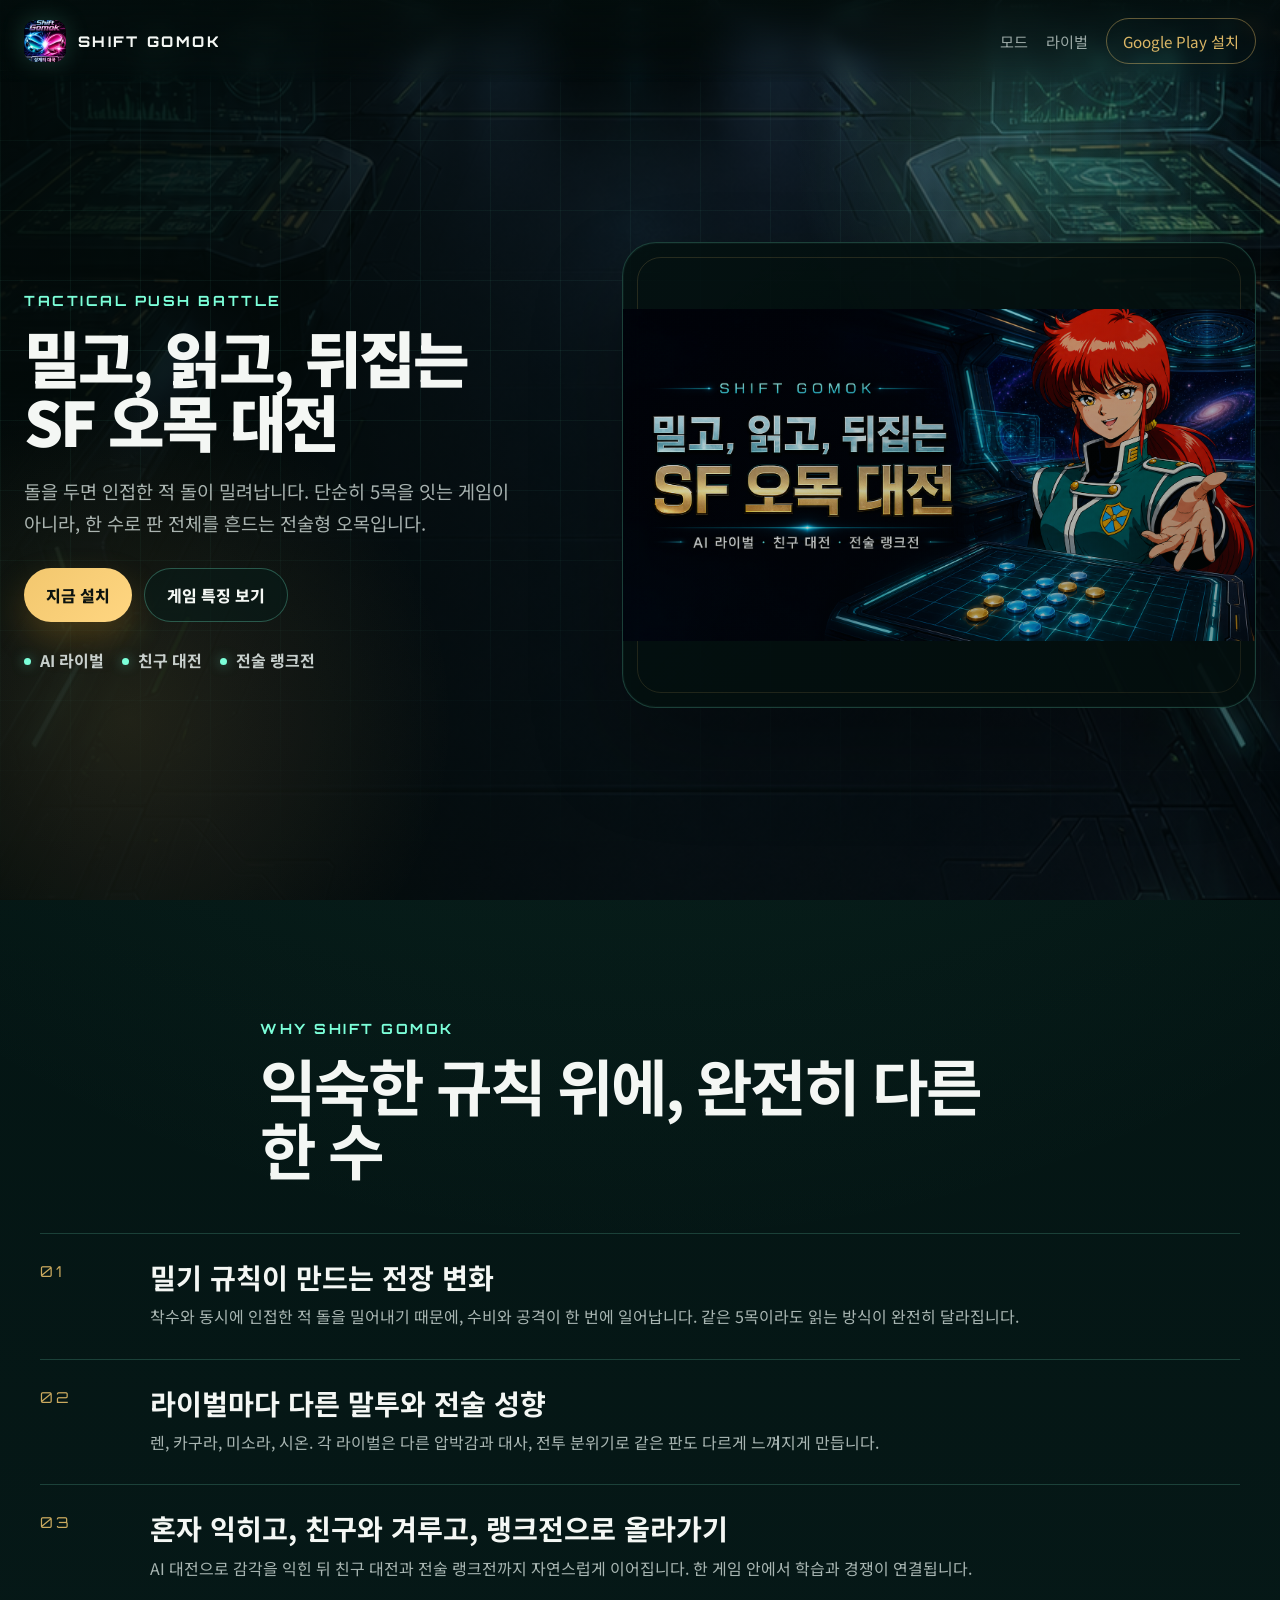
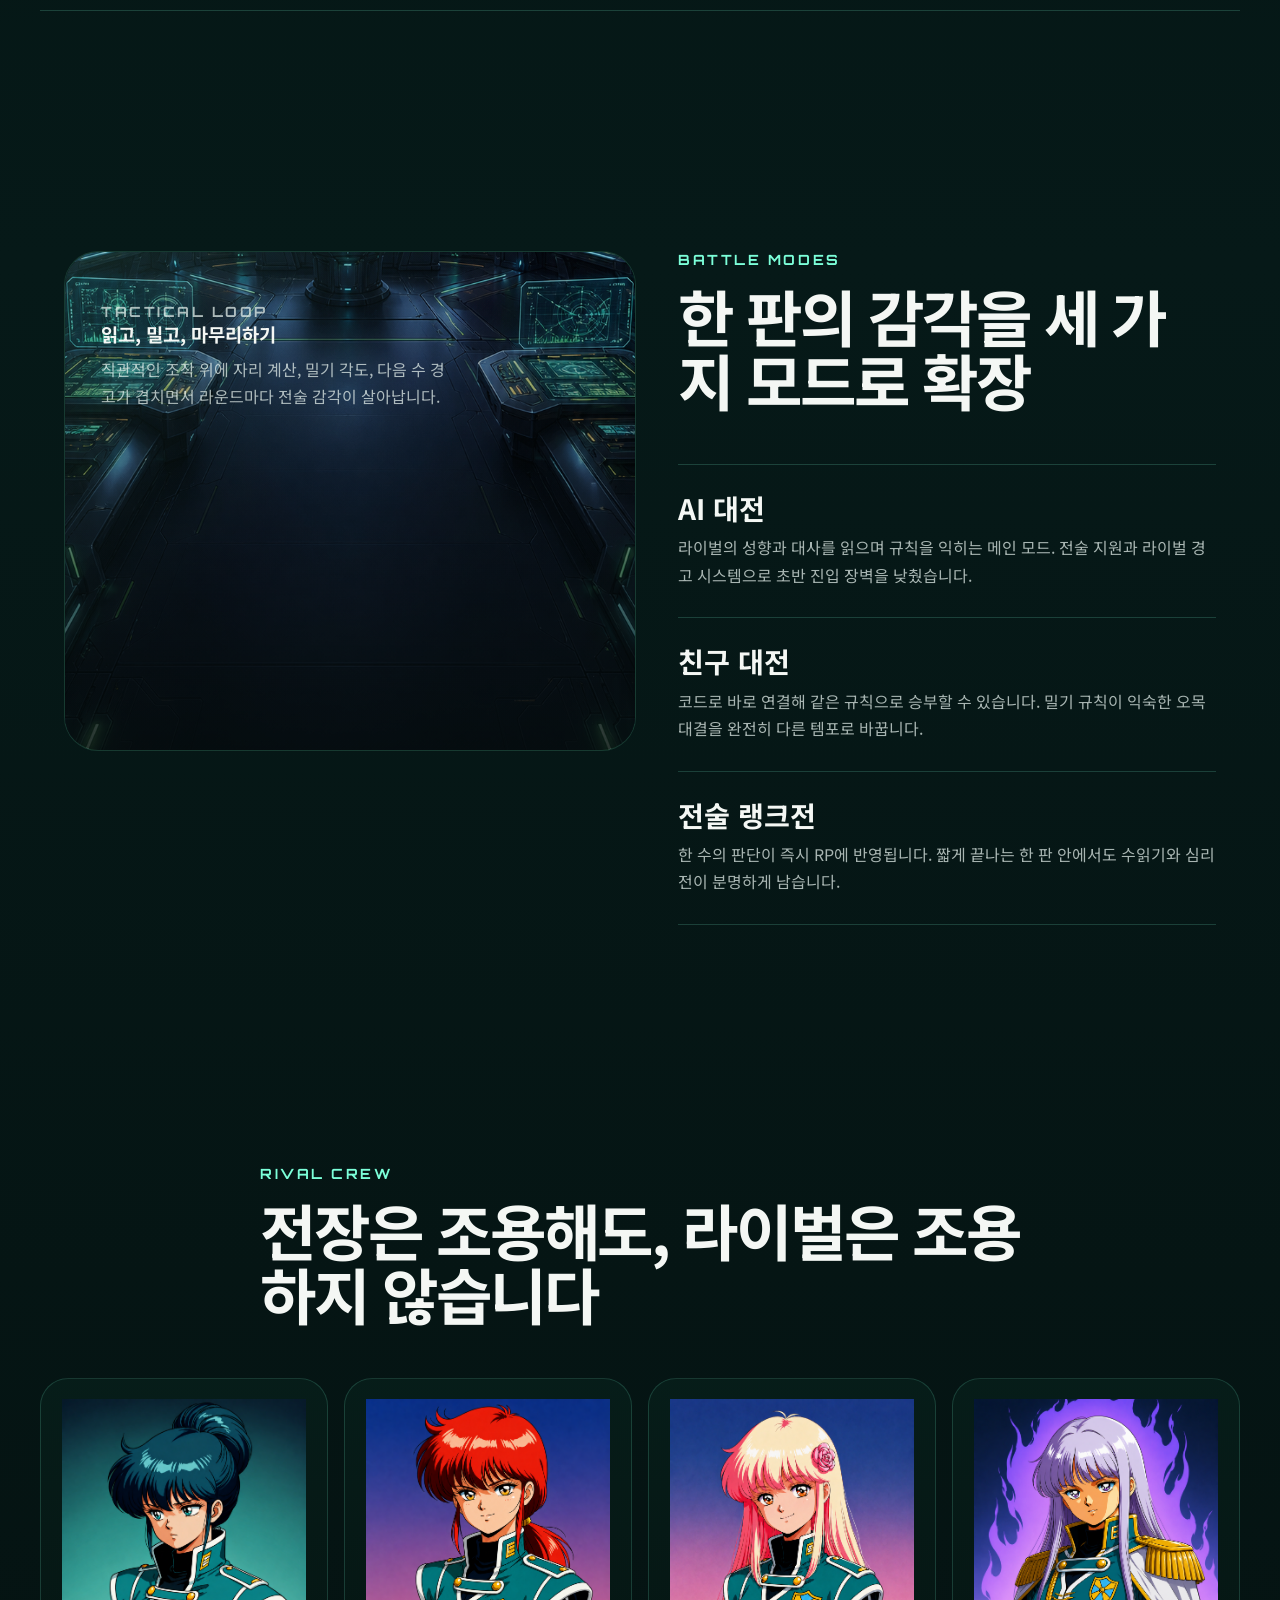
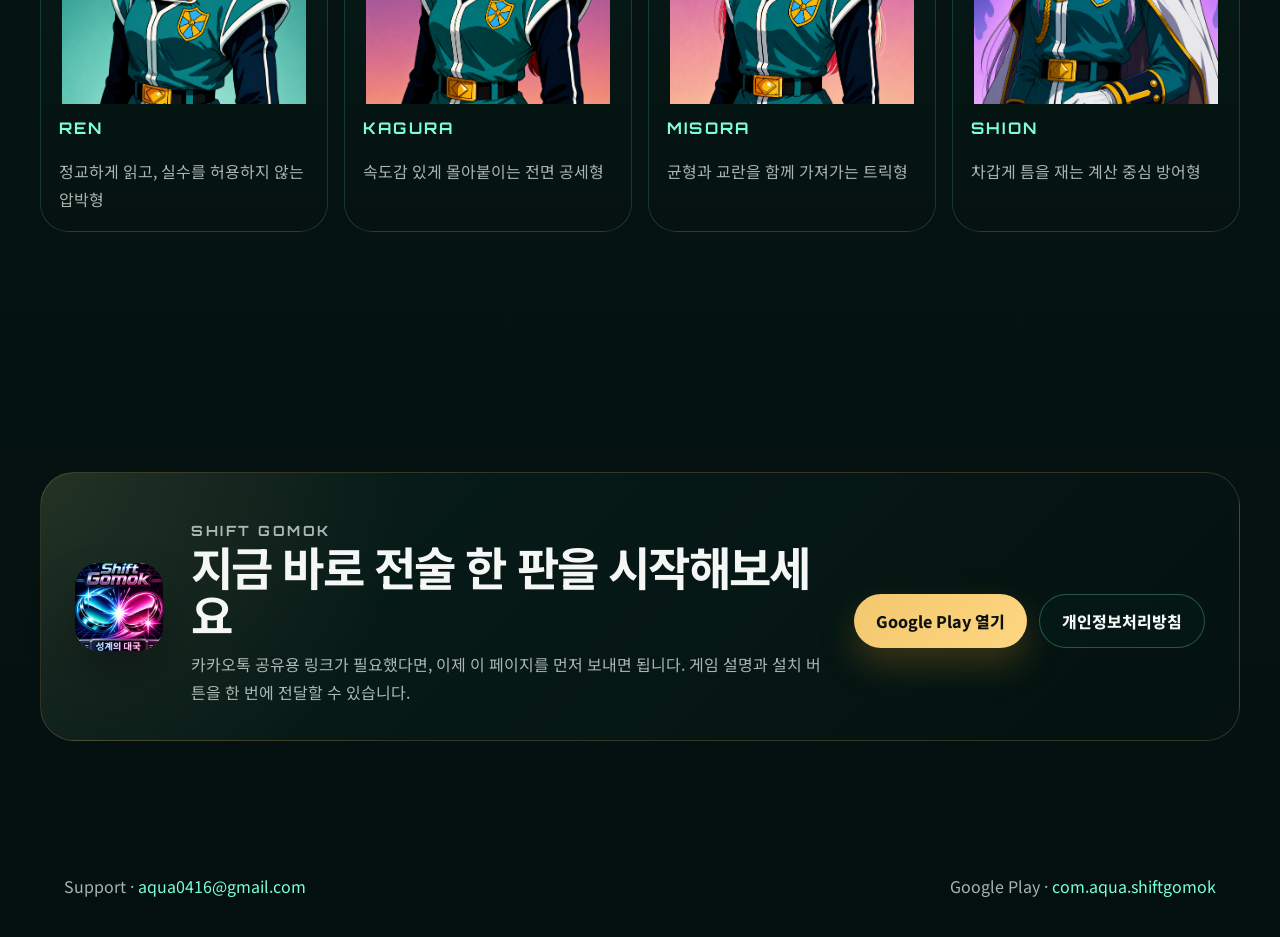
<file: marketing/index.html>
﻿<!DOCTYPE html>
<html lang="ko">
  <head>
    <meta charset="utf-8" />
    <meta
      name="viewport"
      content="width=device-width, initial-scale=1, viewport-fit=cover"
    />
    <title>Shift Gomok | Tactical Push Battle</title>
    <meta
      name="description"
      content="밀고, 읽고, 뒤집는 SF 오목 대전. AI 라이벌, 친구 대전, 랭크전까지 하나의 전장에서 이어지는 Shift Gomok."
    />
    <meta property="og:type" content="website" />
    <meta property="og:title" content="Shift Gomok" />
    <meta
      property="og:description"
      content="밀고, 읽고, 뒤집는 SF 오목 대전. AI 라이벌, 친구 대전, 랭크전까지."
    />
    <link rel="canonical" href="https://choeungeol.github.io/marketing/" />
    <meta property="og:url" content="https://choeungeol.github.io/marketing/" />
    <meta
      property="og:image"
      content="https://choeungeol.github.io/marketing/assets/og-kakao-final.png"
    />
    <meta property="og:image:width" content="1200" />
    <meta property="og:image:height" content="630" />
    <meta property="og:locale" content="ko_KR" />
    <meta name="twitter:card" content="summary_large_image" />
    <meta
      name="twitter:image"
      content="https://choeungeol.github.io/marketing/assets/og-kakao-final.png"
    />
    <link rel="preconnect" href="https://fonts.googleapis.com" />
    <link rel="preconnect" href="https://fonts.gstatic.com" crossorigin />
    <link
      href="https://fonts.googleapis.com/css2?family=Orbitron:wght@500;700;800&family=Noto+Sans+KR:wght@400;500;700;900&display=swap"
      rel="stylesheet"
    />
    <link rel="stylesheet" href="./styles.css" />
  </head>
  <body>
    <div class="page-shell">
      <header class="topbar">
        <a class="brand" href="#top" aria-label="Shift Gomok 홈">
          <img src="./assets/app-icon.png" alt="" />
          <span>SHIFT GOMOK</span>
        </a>
        <nav class="top-actions" aria-label="빠른 링크">
          <a href="#modes">모드</a>
          <a href="#rivals">라이벌</a>
          <a class="cta-link" href="https://play.google.com/store/apps/details?id=com.aqua.shiftgomok" target="_blank" rel="noopener noreferrer">
            Google Play 설치
          </a>
        </nav>
      </header>

      <main id="top">
        <section class="hero">
          <div class="hero-backdrop"></div>
          <div class="hero-noise"></div>
          <div class="hero-grid"></div>

          <div class="hero-copy reveal">
            <p class="eyebrow">TACTICAL PUSH BATTLE</p>
            <h1>밀고, 읽고, 뒤집는<br />SF 오목 대전</h1>
            <p class="hero-body">
              돌을 두면 인접한 적 돌이 밀려납니다. 단순히 5목을 잇는 게임이 아니라,
              한 수로 판 전체를 흔드는 전술형 오목입니다.
            </p>
            <div class="hero-actions">
              <a
                class="button button-primary"
                href="https://play.google.com/store/apps/details?id=com.aqua.shiftgomok"
                target="_blank"
                rel="noopener noreferrer"
              >
                지금 설치
              </a>
              <a class="button button-secondary" href="#overview">게임 특징 보기</a>
            </div>
            <ul class="hero-signals" aria-label="게임 포인트">
              <li>AI 라이벌</li>
              <li>친구 대전</li>
              <li>전술 랭크전</li>
            </ul>
          </div>

          <div class="hero-visual reveal">
            <div class="feature-stage">
              <div class="feature-screen">
                <img
                  class="stage-banner"
                  src="./assets/og-kakao-final.png"
                  alt="Shift Gomok 카구라 메인 비주얼"
                />
                <div class="screen-scan"></div>
              </div>

            </div>
          </div>
        </section>

        <section id="overview" class="section overview">
          <div class="section-head reveal">
            <p class="eyebrow">WHY SHIFT GOMOK</p>
            <h2>익숙한 규칙 위에, 완전히 다른 한 수</h2>
          </div>

          <div class="feature-rail">
            <article class="feature-line reveal">
              <span class="feature-index">01</span>
              <div>
                <h3>밀기 규칙이 만드는 전장 변화</h3>
                <p>
                  착수와 동시에 인접한 적 돌을 밀어내기 때문에, 수비와 공격이 한 번에
                  일어납니다. 같은 5목이라도 읽는 방식이 완전히 달라집니다.
                </p>
              </div>
            </article>

            <article class="feature-line reveal">
              <span class="feature-index">02</span>
              <div>
                <h3>라이벌마다 다른 말투와 전술 성향</h3>
                <p>
                  렌, 카구라, 미소라, 시온. 각 라이벌은 다른 압박감과 대사, 전투 분위기로
                  같은 판도 다르게 느껴지게 만듭니다.
                </p>
              </div>
            </article>

            <article class="feature-line reveal">
              <span class="feature-index">03</span>
              <div>
                <h3>혼자 익히고, 친구와 겨루고, 랭크전으로 올라가기</h3>
                <p>
                  AI 대전으로 감각을 익힌 뒤 친구 대전과 전술 랭크전까지 자연스럽게
                  이어집니다. 한 게임 안에서 학습과 경쟁이 연결됩니다.
                </p>
              </div>
            </article>
          </div>
        </section>

        <section id="modes" class="section modes">
          <div class="modes-visual reveal">
            <div class="mode-screen">
              <img src="./assets/bridge-bg.png" alt="우주 브리지 배경" />
              <div class="mode-screen__overlay">
                <p class="eyebrow">TACTICAL LOOP</p>
                <h3>읽고, 밀고, 마무리하기</h3>
                <p>
                  직관적인 조작 위에 자리 계산, 밀기 각도, 다음 수 경고가 겹치면서
                  라운드마다 전술 감각이 살아납니다.
                </p>
              </div>
            </div>
          </div>

          <div class="modes-copy">
            <div class="section-head reveal">
              <p class="eyebrow">BATTLE MODES</p>
              <h2>한 판의 감각을 세 가지 모드로 확장</h2>
            </div>

            <div class="mode-list">
              <article class="mode-item reveal">
                <h3>AI 대전</h3>
                <p>
                  라이벌의 성향과 대사를 읽으며 규칙을 익히는 메인 모드. 전술 지원과
                  라이벌 경고 시스템으로 초반 진입 장벽을 낮췄습니다.
                </p>
              </article>

              <article class="mode-item reveal">
                <h3>친구 대전</h3>
                <p>
                  코드로 바로 연결해 같은 규칙으로 승부할 수 있습니다. 밀기 규칙이
                  익숙한 오목 대결을 완전히 다른 템포로 바꿉니다.
                </p>
              </article>

              <article class="mode-item reveal">
                <h3>전술 랭크전</h3>
                <p>
                  한 수의 판단이 즉시 RP에 반영됩니다. 짧게 끝나는 한 판 안에서도
                  수읽기와 심리전이 분명하게 남습니다.
                </p>
              </article>
            </div>
          </div>
        </section>

        <section id="rivals" class="section rivals">
          <div class="section-head reveal">
            <p class="eyebrow">RIVAL CREW</p>
            <h2>전장은 조용해도, 라이벌은 조용하지 않습니다</h2>
          </div>

          <div class="rival-strip">
            <figure class="rival reveal">
              <img src="./assets/ren.png" alt="렌" />
              <figcaption>
                <strong>REN</strong>
                <span>정교하게 읽고, 실수를 허용하지 않는 압박형</span>
              </figcaption>
            </figure>

            <figure class="rival reveal">
              <img src="./assets/kagura.png" alt="카구라" />
              <figcaption>
                <strong>KAGURA</strong>
                <span>속도감 있게 몰아붙이는 전면 공세형</span>
              </figcaption>
            </figure>

            <figure class="rival reveal">
              <img src="./assets/misora.png" alt="미소라" />
              <figcaption>
                <strong>MISORA</strong>
                <span>균형과 교란을 함께 가져가는 트릭형</span>
              </figcaption>
            </figure>

            <figure class="rival reveal">
              <img src="./assets/shion.png" alt="시온" />
              <figcaption>
                <strong>SHION</strong>
                <span>차갑게 틈을 재는 계산 중심 방어형</span>
              </figcaption>
            </figure>
          </div>
        </section>

        <section class="section final-cta reveal">
          <div class="final-cta__inner">
            <img src="./assets/app-icon.png" alt="" />
            <div>
              <p class="eyebrow">SHIFT GOMOK</p>
              <h2>지금 바로 전술 한 판을 시작해보세요</h2>
              <p>
                카카오톡 공유용 링크가 필요했다면, 이제 이 페이지를 먼저 보내면 됩니다.
                게임 설명과 설치 버튼을 한 번에 전달할 수 있습니다.
              </p>
            </div>
            <div class="final-cta__actions">
              <a
                class="button button-primary"
                href="https://play.google.com/store/apps/details?id=com.aqua.shiftgomok"
                target="_blank"
                rel="noopener noreferrer"
              >
                Google Play 열기
              </a>
              <a
                class="button button-secondary"
                href="https://choeungeol.github.io/shift-gomoku-privacy/privacy-policy.html"
                target="_blank"
                rel="noopener noreferrer"
              >
                개인정보처리방침
              </a>
            </div>
          </div>
        </section>
      </main>

      <footer class="footer">
        <p>Support · <a href="mailto:aqua0416@gmail.com">aqua0416@gmail.com</a></p>
        <p>Google Play · <a href="https://play.google.com/store/apps/details?id=com.aqua.shiftgomok" target="_blank" rel="noopener noreferrer">com.aqua.shiftgomok</a></p>
      </footer>
    </div>

    <script src="./script.js"></script>
  </body>
</html>
</file>
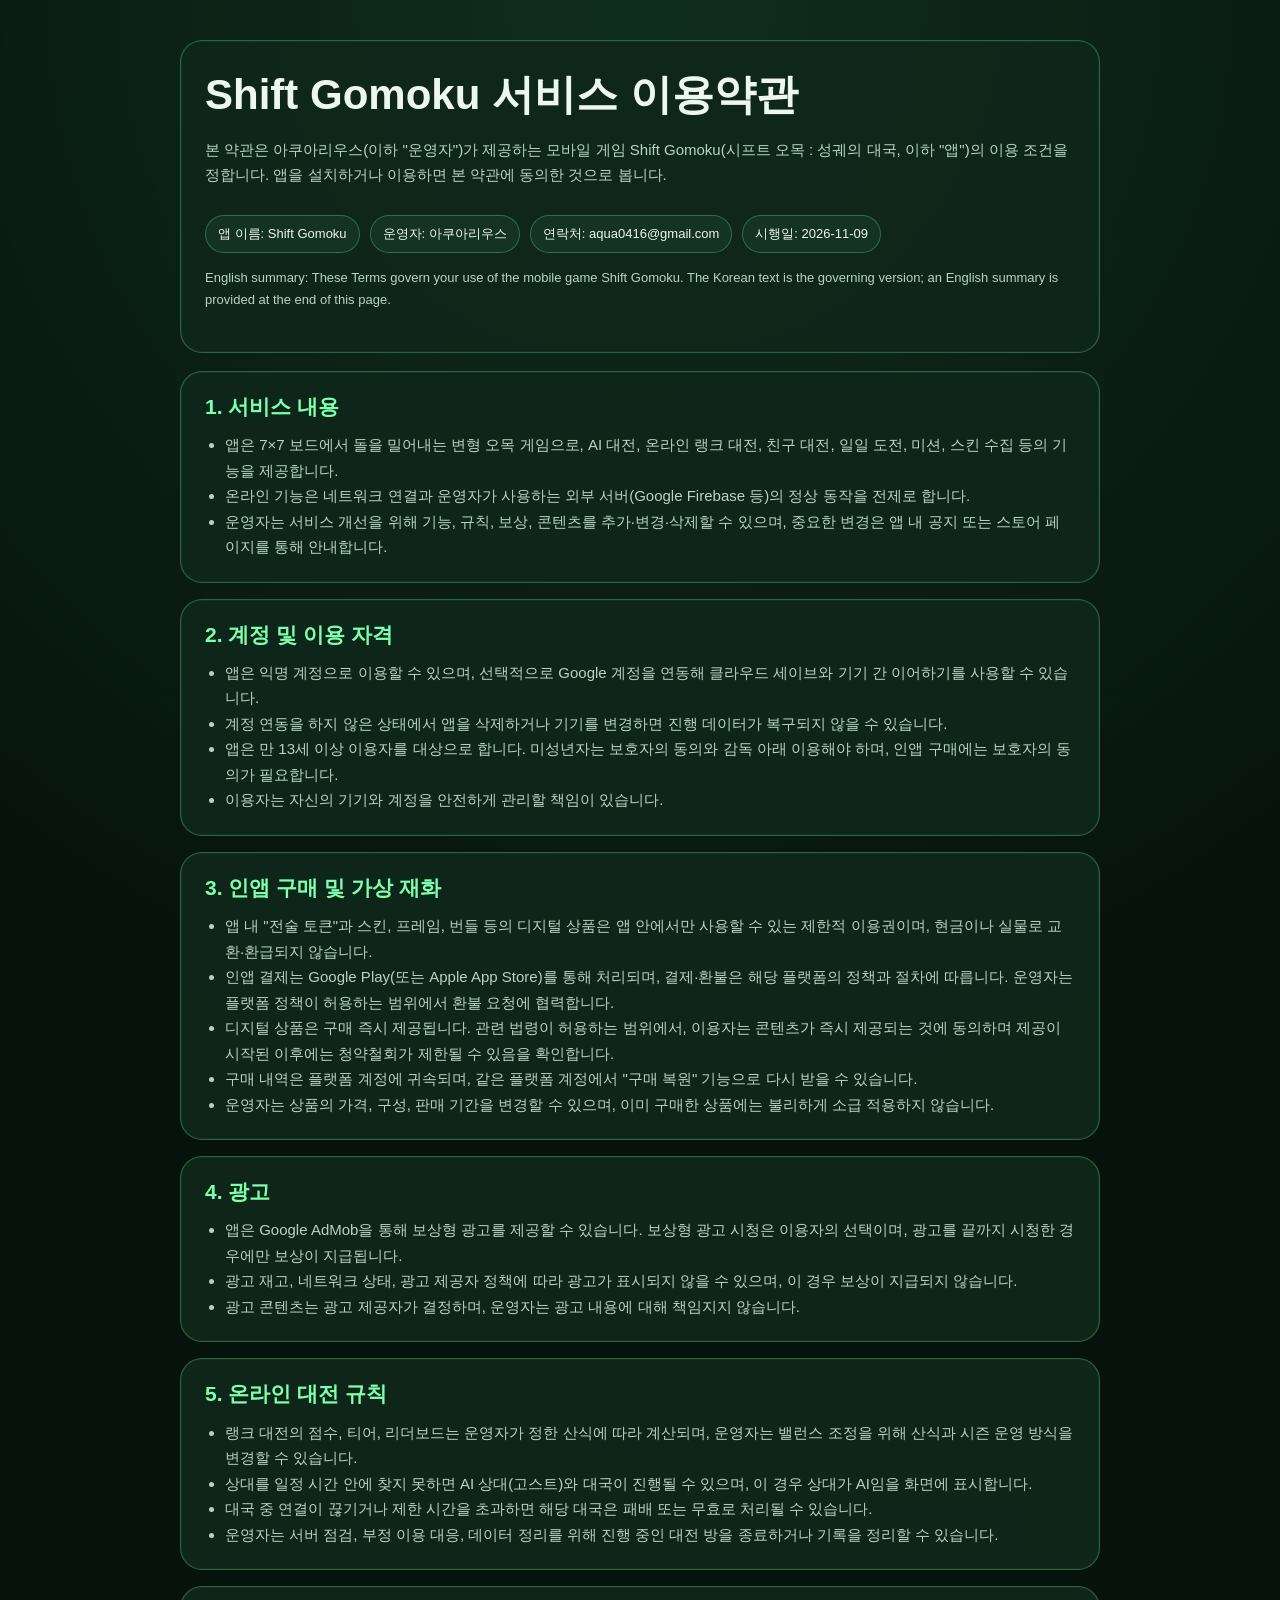
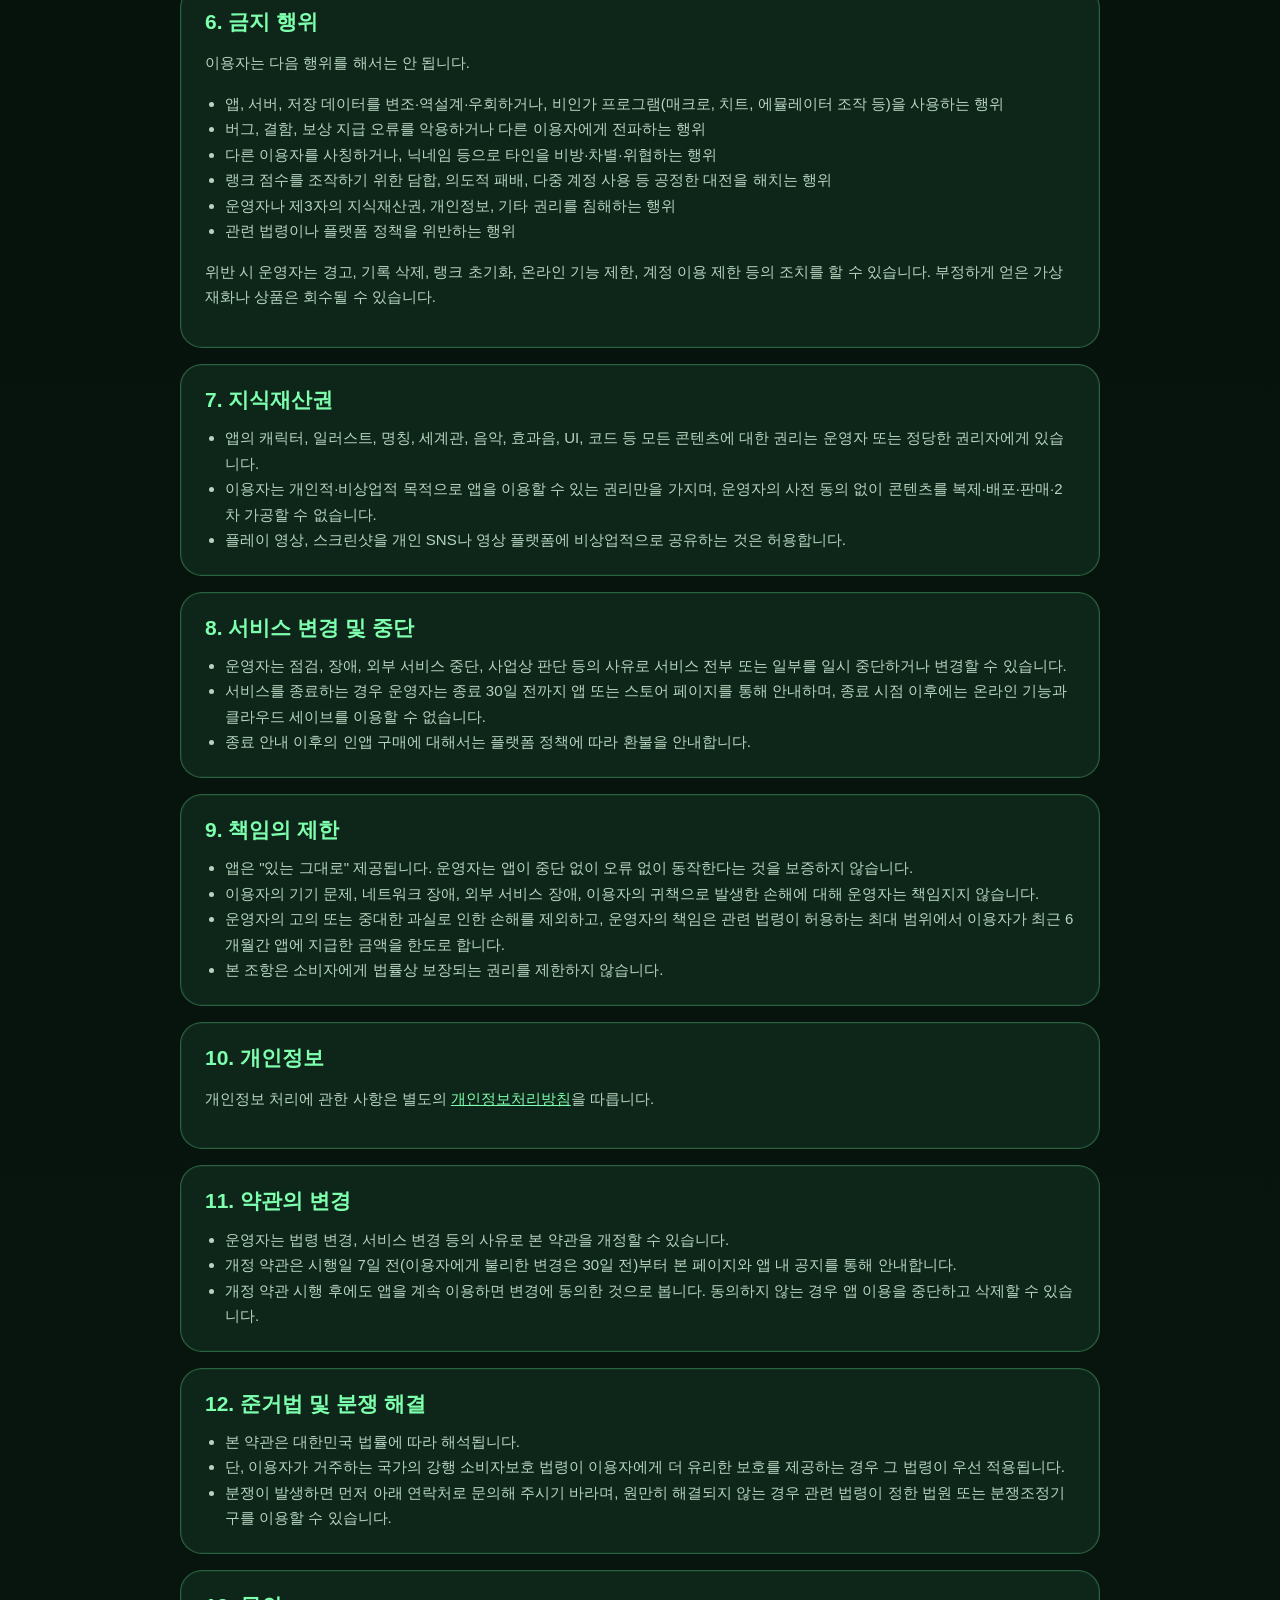
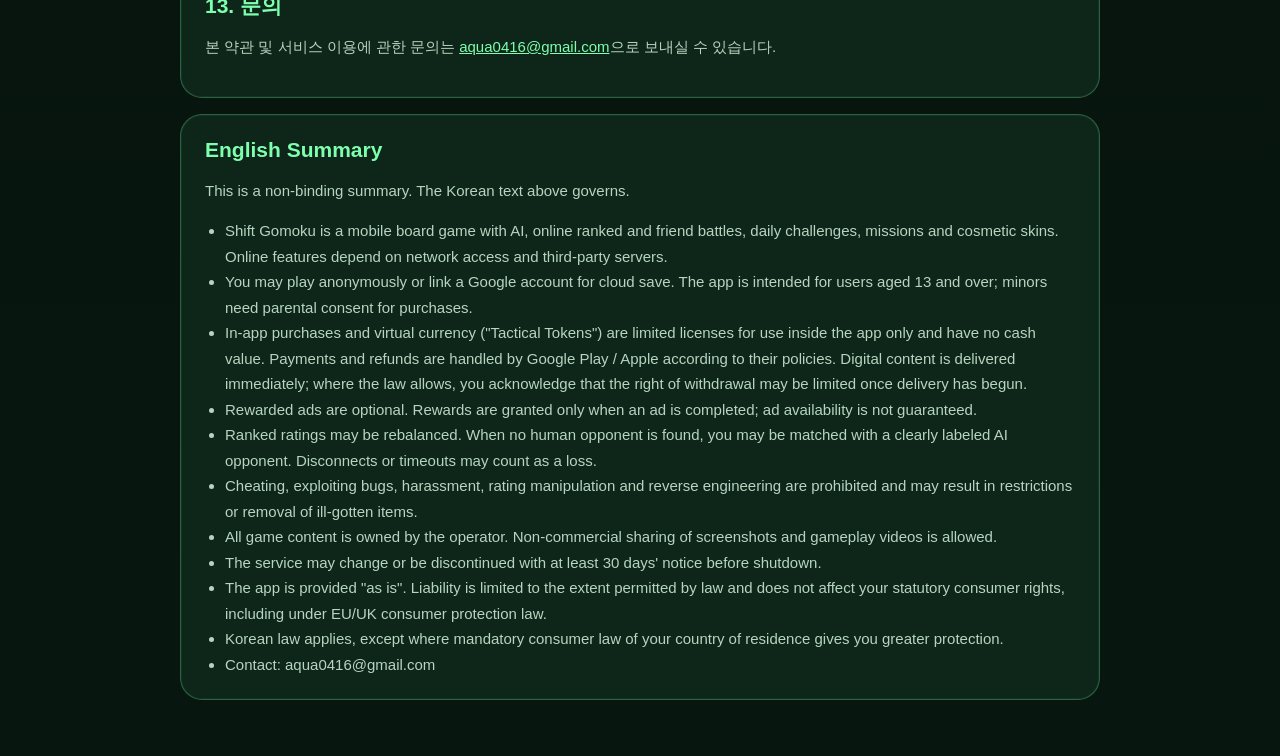
<file: marketing/terms-of-service.html>
<!DOCTYPE html>
<html lang="ko">
<head>
  <meta charset="utf-8">
  <meta name="viewport" content="width=device-width, initial-scale=1">
  <title>Shift Gomoku 서비스 이용약관</title>
  <style>
    :root {
      color-scheme: dark;
      --bg: #07160f;
      --panel: #10281b;
      --line: #2f8f5b;
      --text: #ecf7ef;
      --muted: #b6d5c0;
      --accent: #7dffad;
    }

    * {
      box-sizing: border-box;
    }

    body {
      margin: 0;
      font-family: "Segoe UI", Arial, sans-serif;
      background:
        radial-gradient(circle at top, rgba(83, 255, 160, 0.12), transparent 28%),
        linear-gradient(180deg, #06110b 0%, var(--bg) 100%);
      color: var(--text);
      line-height: 1.7;
    }

    .wrap {
      width: min(920px, calc(100% - 32px));
      margin: 40px auto 56px;
    }

    .hero,
    section {
      background: rgba(16, 40, 27, 0.92);
      border: 1px solid rgba(125, 255, 173, 0.28);
      border-radius: 22px;
      box-shadow: 0 0 0 1px rgba(83, 255, 160, 0.06) inset;
    }

    .hero {
      padding: 28px 24px;
      margin-bottom: 18px;
    }

    section {
      padding: 22px 24px;
      margin-bottom: 16px;
    }

    h1,
    h2 {
      margin: 0 0 12px;
      line-height: 1.25;
    }

    h1 {
      font-size: clamp(30px, 5vw, 42px);
    }

    h2 {
      color: var(--accent);
      font-size: 21px;
    }

    p,
    li {
      color: var(--muted);
      font-size: 15px;
    }

    ul {
      margin: 10px 0 0;
      padding-left: 20px;
    }

    .meta {
      display: inline-flex;
      flex-wrap: wrap;
      gap: 10px;
      margin-top: 12px;
    }

    .meta span {
      padding: 7px 12px;
      border-radius: 999px;
      border: 1px solid rgba(125, 255, 173, 0.28);
      color: var(--text);
      font-size: 13px;
      background: rgba(125, 255, 173, 0.06);
    }

    a {
      color: var(--accent);
    }

    .lang {
      margin-top: 14px;
      font-size: 13px;
    }
  </style>
</head>
<body>
  <main class="wrap">
    <div class="hero">
      <h1>Shift Gomoku 서비스 이용약관</h1>
      <p>
        본 약관은 아쿠아리우스(이하 "운영자")가 제공하는 모바일 게임
        Shift Gomoku(시프트 오목 : 성궤의 대국, 이하 "앱")의 이용 조건을 정합니다.
        앱을 설치하거나 이용하면 본 약관에 동의한 것으로 봅니다.
      </p>
      <div class="meta">
        <span>앱 이름: Shift Gomoku</span>
        <span>운영자: 아쿠아리우스</span>
        <span>연락처: aqua0416@gmail.com</span>
        <span>시행일: 2026-11-09</span>
      </div>
      <p class="lang">
        English summary: These Terms govern your use of the mobile game Shift Gomoku.
        The Korean text is the governing version; an English summary is provided at the end of this page.
      </p>
    </div>

    <section>
      <h2>1. 서비스 내용</h2>
      <ul>
        <li>앱은 7×7 보드에서 돌을 밀어내는 변형 오목 게임으로, AI 대전, 온라인 랭크 대전, 친구 대전, 일일 도전, 미션, 스킨 수집 등의 기능을 제공합니다.</li>
        <li>온라인 기능은 네트워크 연결과 운영자가 사용하는 외부 서버(Google Firebase 등)의 정상 동작을 전제로 합니다.</li>
        <li>운영자는 서비스 개선을 위해 기능, 규칙, 보상, 콘텐츠를 추가·변경·삭제할 수 있으며, 중요한 변경은 앱 내 공지 또는 스토어 페이지를 통해 안내합니다.</li>
      </ul>
    </section>

    <section>
      <h2>2. 계정 및 이용 자격</h2>
      <ul>
        <li>앱은 익명 계정으로 이용할 수 있으며, 선택적으로 Google 계정을 연동해 클라우드 세이브와 기기 간 이어하기를 사용할 수 있습니다.</li>
        <li>계정 연동을 하지 않은 상태에서 앱을 삭제하거나 기기를 변경하면 진행 데이터가 복구되지 않을 수 있습니다.</li>
        <li>앱은 만 13세 이상 이용자를 대상으로 합니다. 미성년자는 보호자의 동의와 감독 아래 이용해야 하며, 인앱 구매에는 보호자의 동의가 필요합니다.</li>
        <li>이용자는 자신의 기기와 계정을 안전하게 관리할 책임이 있습니다.</li>
      </ul>
    </section>

    <section>
      <h2>3. 인앱 구매 및 가상 재화</h2>
      <ul>
        <li>앱 내 "전술 토큰"과 스킨, 프레임, 번들 등의 디지털 상품은 앱 안에서만 사용할 수 있는 제한적 이용권이며, 현금이나 실물로 교환·환급되지 않습니다.</li>
        <li>인앱 결제는 Google Play(또는 Apple App Store)를 통해 처리되며, 결제·환불은 해당 플랫폼의 정책과 절차에 따릅니다. 운영자는 플랫폼 정책이 허용하는 범위에서 환불 요청에 협력합니다.</li>
        <li>디지털 상품은 구매 즉시 제공됩니다. 관련 법령이 허용하는 범위에서, 이용자는 콘텐츠가 즉시 제공되는 것에 동의하며 제공이 시작된 이후에는 청약철회가 제한될 수 있음을 확인합니다.</li>
        <li>구매 내역은 플랫폼 계정에 귀속되며, 같은 플랫폼 계정에서 "구매 복원" 기능으로 다시 받을 수 있습니다.</li>
        <li>운영자는 상품의 가격, 구성, 판매 기간을 변경할 수 있으며, 이미 구매한 상품에는 불리하게 소급 적용하지 않습니다.</li>
      </ul>
    </section>

    <section>
      <h2>4. 광고</h2>
      <ul>
        <li>앱은 Google AdMob을 통해 보상형 광고를 제공할 수 있습니다. 보상형 광고 시청은 이용자의 선택이며, 광고를 끝까지 시청한 경우에만 보상이 지급됩니다.</li>
        <li>광고 재고, 네트워크 상태, 광고 제공자 정책에 따라 광고가 표시되지 않을 수 있으며, 이 경우 보상이 지급되지 않습니다.</li>
        <li>광고 콘텐츠는 광고 제공자가 결정하며, 운영자는 광고 내용에 대해 책임지지 않습니다.</li>
      </ul>
    </section>

    <section>
      <h2>5. 온라인 대전 규칙</h2>
      <ul>
        <li>랭크 대전의 점수, 티어, 리더보드는 운영자가 정한 산식에 따라 계산되며, 운영자는 밸런스 조정을 위해 산식과 시즌 운영 방식을 변경할 수 있습니다.</li>
        <li>상대를 일정 시간 안에 찾지 못하면 AI 상대(고스트)와 대국이 진행될 수 있으며, 이 경우 상대가 AI임을 화면에 표시합니다.</li>
        <li>대국 중 연결이 끊기거나 제한 시간을 초과하면 해당 대국은 패배 또는 무효로 처리될 수 있습니다.</li>
        <li>운영자는 서버 점검, 부정 이용 대응, 데이터 정리를 위해 진행 중인 대전 방을 종료하거나 기록을 정리할 수 있습니다.</li>
      </ul>
    </section>

    <section>
      <h2>6. 금지 행위</h2>
      <p>이용자는 다음 행위를 해서는 안 됩니다.</p>
      <ul>
        <li>앱, 서버, 저장 데이터를 변조·역설계·우회하거나, 비인가 프로그램(매크로, 치트, 에뮬레이터 조작 등)을 사용하는 행위</li>
        <li>버그, 결함, 보상 지급 오류를 악용하거나 다른 이용자에게 전파하는 행위</li>
        <li>다른 이용자를 사칭하거나, 닉네임 등으로 타인을 비방·차별·위협하는 행위</li>
        <li>랭크 점수를 조작하기 위한 담합, 의도적 패배, 다중 계정 사용 등 공정한 대전을 해치는 행위</li>
        <li>운영자나 제3자의 지식재산권, 개인정보, 기타 권리를 침해하는 행위</li>
        <li>관련 법령이나 플랫폼 정책을 위반하는 행위</li>
      </ul>
      <p>
        위반 시 운영자는 경고, 기록 삭제, 랭크 초기화, 온라인 기능 제한, 계정 이용 제한 등의 조치를 할 수 있습니다.
        부정하게 얻은 가상 재화나 상품은 회수될 수 있습니다.
      </p>
    </section>

    <section>
      <h2>7. 지식재산권</h2>
      <ul>
        <li>앱의 캐릭터, 일러스트, 명칭, 세계관, 음악, 효과음, UI, 코드 등 모든 콘텐츠에 대한 권리는 운영자 또는 정당한 권리자에게 있습니다.</li>
        <li>이용자는 개인적·비상업적 목적으로 앱을 이용할 수 있는 권리만을 가지며, 운영자의 사전 동의 없이 콘텐츠를 복제·배포·판매·2차 가공할 수 없습니다.</li>
        <li>플레이 영상, 스크린샷을 개인 SNS나 영상 플랫폼에 비상업적으로 공유하는 것은 허용합니다.</li>
      </ul>
    </section>

    <section>
      <h2>8. 서비스 변경 및 중단</h2>
      <ul>
        <li>운영자는 점검, 장애, 외부 서비스 중단, 사업상 판단 등의 사유로 서비스 전부 또는 일부를 일시 중단하거나 변경할 수 있습니다.</li>
        <li>서비스를 종료하는 경우 운영자는 종료 30일 전까지 앱 또는 스토어 페이지를 통해 안내하며, 종료 시점 이후에는 온라인 기능과 클라우드 세이브를 이용할 수 없습니다.</li>
        <li>종료 안내 이후의 인앱 구매에 대해서는 플랫폼 정책에 따라 환불을 안내합니다.</li>
      </ul>
    </section>

    <section>
      <h2>9. 책임의 제한</h2>
      <ul>
        <li>앱은 "있는 그대로" 제공됩니다. 운영자는 앱이 중단 없이 오류 없이 동작한다는 것을 보증하지 않습니다.</li>
        <li>이용자의 기기 문제, 네트워크 장애, 외부 서비스 장애, 이용자의 귀책으로 발생한 손해에 대해 운영자는 책임지지 않습니다.</li>
        <li>운영자의 고의 또는 중대한 과실로 인한 손해를 제외하고, 운영자의 책임은 관련 법령이 허용하는 최대 범위에서 이용자가 최근 6개월간 앱에 지급한 금액을 한도로 합니다.</li>
        <li>본 조항은 소비자에게 법률상 보장되는 권리를 제한하지 않습니다.</li>
      </ul>
    </section>

    <section>
      <h2>10. 개인정보</h2>
      <p>
        개인정보 처리에 관한 사항은 별도의
        <a href="https://choeungeol.github.io/shift-gomoku-privacy/privacy-policy.html" target="_blank" rel="noopener noreferrer">개인정보처리방침</a>을
        따릅니다.
      </p>
    </section>

    <section>
      <h2>11. 약관의 변경</h2>
      <ul>
        <li>운영자는 법령 변경, 서비스 변경 등의 사유로 본 약관을 개정할 수 있습니다.</li>
        <li>개정 약관은 시행일 7일 전(이용자에게 불리한 변경은 30일 전)부터 본 페이지와 앱 내 공지를 통해 안내합니다.</li>
        <li>개정 약관 시행 후에도 앱을 계속 이용하면 변경에 동의한 것으로 봅니다. 동의하지 않는 경우 앱 이용을 중단하고 삭제할 수 있습니다.</li>
      </ul>
    </section>

    <section>
      <h2>12. 준거법 및 분쟁 해결</h2>
      <ul>
        <li>본 약관은 대한민국 법률에 따라 해석됩니다.</li>
        <li>단, 이용자가 거주하는 국가의 강행 소비자보호 법령이 이용자에게 더 유리한 보호를 제공하는 경우 그 법령이 우선 적용됩니다.</li>
        <li>분쟁이 발생하면 먼저 아래 연락처로 문의해 주시기 바라며, 원만히 해결되지 않는 경우 관련 법령이 정한 법원 또는 분쟁조정기구를 이용할 수 있습니다.</li>
      </ul>
    </section>

    <section>
      <h2>13. 문의</h2>
      <p>
        본 약관 및 서비스 이용에 관한 문의는
        <a href="mailto:aqua0416@gmail.com">aqua0416@gmail.com</a>으로 보내실 수 있습니다.
      </p>
    </section>

    <section>
      <h2>English Summary</h2>
      <p>This is a non-binding summary. The Korean text above governs.</p>
      <ul>
        <li>Shift Gomoku is a mobile board game with AI, online ranked and friend battles, daily challenges, missions and cosmetic skins. Online features depend on network access and third-party servers.</li>
        <li>You may play anonymously or link a Google account for cloud save. The app is intended for users aged 13 and over; minors need parental consent for purchases.</li>
        <li>In-app purchases and virtual currency ("Tactical Tokens") are limited licenses for use inside the app only and have no cash value. Payments and refunds are handled by Google Play / Apple according to their policies. Digital content is delivered immediately; where the law allows, you acknowledge that the right of withdrawal may be limited once delivery has begun.</li>
        <li>Rewarded ads are optional. Rewards are granted only when an ad is completed; ad availability is not guaranteed.</li>
        <li>Ranked ratings may be rebalanced. When no human opponent is found, you may be matched with a clearly labeled AI opponent. Disconnects or timeouts may count as a loss.</li>
        <li>Cheating, exploiting bugs, harassment, rating manipulation and reverse engineering are prohibited and may result in restrictions or removal of ill-gotten items.</li>
        <li>All game content is owned by the operator. Non-commercial sharing of screenshots and gameplay videos is allowed.</li>
        <li>The service may change or be discontinued with at least 30 days' notice before shutdown.</li>
        <li>The app is provided "as is". Liability is limited to the extent permitted by law and does not affect your statutory consumer rights, including under EU/UK consumer protection law.</li>
        <li>Korean law applies, except where mandatory consumer law of your country of residence gives you greater protection.</li>
        <li>Contact: aqua0416@gmail.com</li>
      </ul>
    </section>
  </main>
</body>
</html>
</file>
<file: marketing/styles.css>
﻿:root {
  --bg: #031311;
  --bg-soft: #08231f;
  --panel: rgba(8, 31, 28, 0.82);
  --line: rgba(126, 255, 217, 0.18);
  --line-strong: rgba(126, 255, 217, 0.42);
  --text: #f4f7f4;
  --muted: rgba(232, 242, 238, 0.72);
  --green: #7cffd9;
  --green-deep: #38d8a6;
  --gold: #f2c76e;
  --gold-deep: #b98a35;
  --hero-shift-x: 0px;
  --hero-shift-y: 0px;
  color-scheme: dark;
}

* {
  box-sizing: border-box;
}

html {
  scroll-behavior: smooth;
}

body {
  margin: 0;
  font-family: "Noto Sans KR", sans-serif;
  color: var(--text);
  background:
    radial-gradient(circle at top, rgba(76, 220, 176, 0.12), transparent 30%),
    linear-gradient(180deg, #02110f 0%, #061918 45%, #04100f 100%);
}

img {
  display: block;
  max-width: 100%;
}

a {
  color: inherit;
  text-decoration: none;
}

.page-shell {
  position: relative;
  overflow: clip;
}

.topbar {
  position: fixed;
  inset: 0 0 auto 0;
  z-index: 20;
  display: flex;
  align-items: center;
  justify-content: space-between;
  gap: 24px;
  padding: 18px 24px;
  background: linear-gradient(180deg, rgba(3, 13, 12, 0.82), rgba(3, 13, 12, 0));
  backdrop-filter: blur(8px);
}

.brand {
  display: inline-flex;
  align-items: center;
  gap: 12px;
  font-family: "Orbitron", sans-serif;
  font-weight: 800;
  letter-spacing: 0.16em;
  font-size: 0.92rem;
}

.brand img {
  width: 42px;
  height: 42px;
  border-radius: 12px;
  box-shadow: 0 0 24px rgba(124, 255, 217, 0.18);
}

.top-actions {
  display: inline-flex;
  align-items: center;
  gap: 18px;
  color: var(--muted);
  font-size: 0.95rem;
}

.top-actions a {
  opacity: 0.9;
}

.top-actions .cta-link {
  padding: 11px 16px;
  border: 1px solid rgba(242, 199, 110, 0.44);
  border-radius: 999px;
  color: var(--gold);
}

.hero {
  position: relative;
  display: grid;
  grid-template-columns: minmax(0, 580px) minmax(420px, 1fr);
  align-items: center;
  min-height: 100svh;
  padding: 108px 24px 44px;
  isolation: isolate;
}

.hero-backdrop,
.hero-noise,
.hero-grid {
  position: absolute;
  inset: 0;
}

.hero-backdrop {
  background:
    linear-gradient(90deg, rgba(2, 10, 9, 0.95) 0%, rgba(2, 10, 9, 0.8) 40%, rgba(2, 10, 9, 0.56) 100%),
    url("./assets/bridge-bg.png") center/cover no-repeat;
  transform: translate3d(calc(var(--hero-shift-x) * -0.24), calc(var(--hero-shift-y) * -0.24), 0);
}

.hero-noise {
  background:
    radial-gradient(circle at 80% 18%, rgba(124, 255, 217, 0.18), transparent 18%),
    radial-gradient(circle at 10% 80%, rgba(242, 199, 110, 0.12), transparent 24%);
  mix-blend-mode: screen;
  pointer-events: none;
}

.hero-grid {
  background-image:
    linear-gradient(rgba(126, 255, 217, 0.06) 1px, transparent 1px),
    linear-gradient(90deg, rgba(126, 255, 217, 0.06) 1px, transparent 1px);
  background-size: 70px 70px;
  mask-image: linear-gradient(180deg, rgba(0, 0, 0, 0.4), black 38%, transparent 100%);
  pointer-events: none;
}

.hero-copy,
.hero-visual {
  position: relative;
  z-index: 1;
}

.hero-copy {
  max-width: 580px;
}

.eyebrow {
  margin: 0 0 16px;
  color: var(--green);
  font-family: "Orbitron", sans-serif;
  font-weight: 700;
  font-size: 0.88rem;
  letter-spacing: 0.18em;
}

.hero h1,
.section h2,
.mode-screen__overlay h3,
.feature-line h3,
.mode-item h3,
.rival strong,
.final-cta h2 {
  margin: 0;
  line-height: 1.04;
}

.hero h1 {
  font-size: clamp(2.45rem, 4.8vw, 4.3rem);
  font-weight: 900;
  letter-spacing: -0.05em;
}

.hero-body {
  max-width: 31rem;
  margin: 22px 0 0;
  color: var(--muted);
  font-size: clamp(1rem, 2vw, 1.16rem);
  line-height: 1.74;
}

.hero-actions,
.final-cta__actions {
  display: flex;
  flex-wrap: wrap;
  gap: 12px;
  margin-top: 28px;
}

.button {
  display: inline-flex;
  align-items: center;
  justify-content: center;
  min-height: 54px;
  padding: 0 22px;
  border-radius: 999px;
  font-weight: 800;
  transition:
    transform 180ms ease,
    box-shadow 180ms ease,
    border-color 180ms ease;
}

.button:hover {
  transform: translateY(-2px);
}

.button-primary {
  background: linear-gradient(135deg, var(--gold) 0%, #ffd681 100%);
  color: #0c130f;
  box-shadow: 0 16px 34px rgba(201, 143, 32, 0.26);
}

.button-secondary {
  border: 1px solid rgba(124, 255, 217, 0.28);
  background: rgba(6, 29, 25, 0.55);
  color: var(--text);
}

.hero-signals {
  display: flex;
  flex-wrap: wrap;
  gap: 18px;
  margin: 26px 0 0;
  padding: 0;
  list-style: none;
  color: rgba(234, 242, 239, 0.84);
  font-weight: 700;
}

.hero-signals li {
  position: relative;
  padding-left: 16px;
}

.hero-signals li::before {
  content: "";
  position: absolute;
  left: 0;
  top: 0.62em;
  width: 7px;
  height: 7px;
  border-radius: 50%;
  background: var(--green);
  box-shadow: 0 0 12px rgba(124, 255, 217, 0.5);
}

.hero-visual {
  justify-self: end;
  width: min(100%, 700px);
}

.feature-stage {
  position: relative;
  min-height: 500px;
  transform: translate3d(calc(var(--hero-shift-x) * 0.18), calc(var(--hero-shift-y) * 0.18), 0);
}

.feature-screen {
  position: absolute;
  inset: 10px 0 24px 18px;
  overflow: hidden;
  border-radius: 34px;
  border: 1px solid rgba(124, 255, 217, 0.2);
  background: rgba(4, 18, 16, 0.88);
  box-shadow:
    inset 0 0 0 1px rgba(124, 255, 217, 0.05),
    0 44px 90px rgba(0, 0, 0, 0.3);
}

.feature-screen::before {
  content: "";
  position: absolute;
  inset: 14px;
  border: 1px solid rgba(242, 199, 110, 0.16);
  border-radius: 24px;
  pointer-events: none;
}

.feature-screen::after {
  content: "";
  position: absolute;
  inset: 0;
  background: linear-gradient(135deg, rgba(3, 10, 10, 0.06), rgba(3, 10, 10, 0.42));
}

.stage-banner {
  position: absolute;
  inset: 0;
  width: 100%;
  height: 100%;
  object-fit: contain;
  object-position: center center;
  opacity: 0.98;
}

.screen-scan {
  position: absolute;
  inset: 0;
  background:
    linear-gradient(180deg, transparent 0%, rgba(124, 255, 217, 0.1) 48%, transparent 100%);
  transform: translateY(-100%);
  animation: screenScan 6s linear infinite;
}.hero-note {
  display: none;
}

.section {
  padding: 120px 24px;
}

.section-head {
  max-width: 760px;
  margin: 0 auto 52px;
}

.section h2 {
  font-size: clamp(2rem, 4.8vw, 4rem);
  letter-spacing: -0.05em;
}

.feature-rail,
.modes,
.rival-strip,
.final-cta__inner,
.footer {
  max-width: 1200px;
  margin: 0 auto;
}

.feature-line {
  display: grid;
  grid-template-columns: 90px minmax(0, 1fr);
  gap: 20px;
  padding: 28px 0;
  border-top: 1px solid var(--line);
}

.feature-line:last-child {
  border-bottom: 1px solid var(--line);
}

.feature-index {
  color: rgba(242, 199, 110, 0.84);
  font-family: "Orbitron", sans-serif;
  font-size: 0.94rem;
  letter-spacing: 0.2em;
}

.feature-line h3,
.mode-item h3 {
  font-size: clamp(1.25rem, 2.2vw, 1.85rem);
}

.feature-line p,
.mode-item p,
.mode-screen__overlay p,
.rival span,
.final-cta p,
.footer p {
  margin: 12px 0 0;
  color: var(--muted);
  line-height: 1.72;
}

.modes {
  display: grid;
  grid-template-columns: minmax(0, 1fr) minmax(0, 0.94fr);
  gap: 42px;
  align-items: start;
}

.mode-screen {
  position: sticky;
  top: 110px;
  overflow: hidden;
  min-height: 500px;
  border-radius: 34px;
  border: 1px solid rgba(124, 255, 217, 0.16);
  background: rgba(4, 19, 16, 0.74);
}

.mode-screen img {
  position: absolute;
  inset: 0;
  width: 100%;
  height: 100%;
  object-fit: cover;
  transform: scale(1.08);
  filter: saturate(1.04);
}

.mode-screen::after {
  content: "";
  position: absolute;
  inset: 0;
  background:
    linear-gradient(180deg, rgba(3, 10, 10, 0.14), rgba(3, 10, 10, 0.82)),
    linear-gradient(135deg, rgba(124, 255, 217, 0.16), transparent 45%);
}

.mode-screen__overlay {
  position: relative;
  z-index: 1;
  padding: 36px;
  max-width: 420px;
}

.mode-list {
  border-top: 1px solid var(--line);
}

.mode-item {
  padding: 28px 0;
  border-bottom: 1px solid var(--line);
}

.rival-strip {
  display: grid;
  grid-template-columns: repeat(4, minmax(0, 1fr));
  gap: 16px;
}

.rival {
  margin: 0;
  padding: 20px 18px 18px;
  border: 1px solid rgba(124, 255, 217, 0.16);
  border-radius: 28px;
  background:
    linear-gradient(180deg, rgba(7, 30, 26, 0.92), rgba(5, 18, 16, 0.94));
  min-height: 430px;
}

.rival img {
  width: 100%;
  aspect-ratio: 0.82;
  object-fit: contain;
  object-position: center top;
}

.rival figcaption {
  display: grid;
  gap: 10px;
  margin-top: 16px;
}

.rival strong {
  font-family: "Orbitron", sans-serif;
  letter-spacing: 0.14em;
  font-size: 1rem;
  color: var(--green);
}

.final-cta__inner {
  display: grid;
  grid-template-columns: auto minmax(0, 1fr) auto;
  gap: 28px;
  align-items: center;
  padding: 34px;
  border-radius: 34px;
  background:
    radial-gradient(circle at top left, rgba(242, 199, 110, 0.12), transparent 30%),
    linear-gradient(135deg, rgba(8, 31, 28, 0.96), rgba(4, 18, 16, 0.96));
  border: 1px solid rgba(242, 199, 110, 0.18);
}

.final-cta__inner img {
  width: 88px;
  height: 88px;
  border-radius: 24px;
  box-shadow: 0 24px 44px rgba(0, 0, 0, 0.26);
}

.final-cta h2 {
  font-size: clamp(1.8rem, 3.6vw, 3rem);
  letter-spacing: -0.04em;
}

.footer {
  display: flex;
  flex-wrap: wrap;
  justify-content: space-between;
  gap: 10px 24px;
  padding: 0 24px 36px;
}

.footer a {
  color: var(--green);
}

.reveal {
  opacity: 0;
  transform: translateY(26px);
  transition:
    opacity 600ms ease,
    transform 700ms cubic-bezier(0.22, 1, 0.36, 1);
}

.reveal.is-visible {
  opacity: 1;
  transform: translateY(0);
}

@keyframes screenScan {
  0% {
    transform: translateY(-100%);
  }
  100% {
    transform: translateY(100%);
  }
}

@keyframes pulseRing {
  0% {
    opacity: 0.9;
    transform: scale(0.82);
  }
  100% {
    opacity: 0;
    transform: scale(1.26);
  }
}

@media (max-width: 1080px) {
  .hero {
    grid-template-columns: 1fr;
    gap: 34px;
  }

  .hero-visual {
    justify-self: stretch;
  }

  .feature-stage {
    min-height: 500px;
  }

  .feature-screen {
    inset: 0 18px 120px;
  }

  .pilot-ren {
    left: 0;
  }

  .pilot-kagura {
    right: 24px;
  }

  .modes {
    grid-template-columns: 1fr;
  }

  .mode-screen {
    position: relative;
    top: auto;
    min-height: 460px;
  }

  .rival-strip {
    grid-template-columns: repeat(2, minmax(0, 1fr));
  }

  .final-cta__inner {
    grid-template-columns: 1fr;
    text-align: center;
    justify-items: center;
  }
}

@media (max-width: 720px) {
  .topbar {
    padding: 14px 16px;
  }

  .top-actions a:not(.cta-link) {
    display: none;
  }

  .hero {
    padding: 96px 16px 34px;
  }

  .feature-stage {
    min-height: 430px;
  }

  .feature-screen {
    inset: 0 0 114px;
    border-radius: 26px;
  }

  .board-mini {
    right: 0;
    bottom: 10px;
    width: min(220px, 58vw);
    padding: 14px;
  }

  .pilot {
    width: min(190px, 42vw);
  }

  .pilot-kagura {
    right: 4px;
  }

  .section {
    padding: 88px 16px;
  }

  .feature-line {
    grid-template-columns: 1fr;
    gap: 12px;
  }

  .rival-strip {
    grid-template-columns: 1fr;
  }

  .rival {
    min-height: auto;
  }

  .footer {
    padding: 0 16px 28px;
  }
}
</file>
